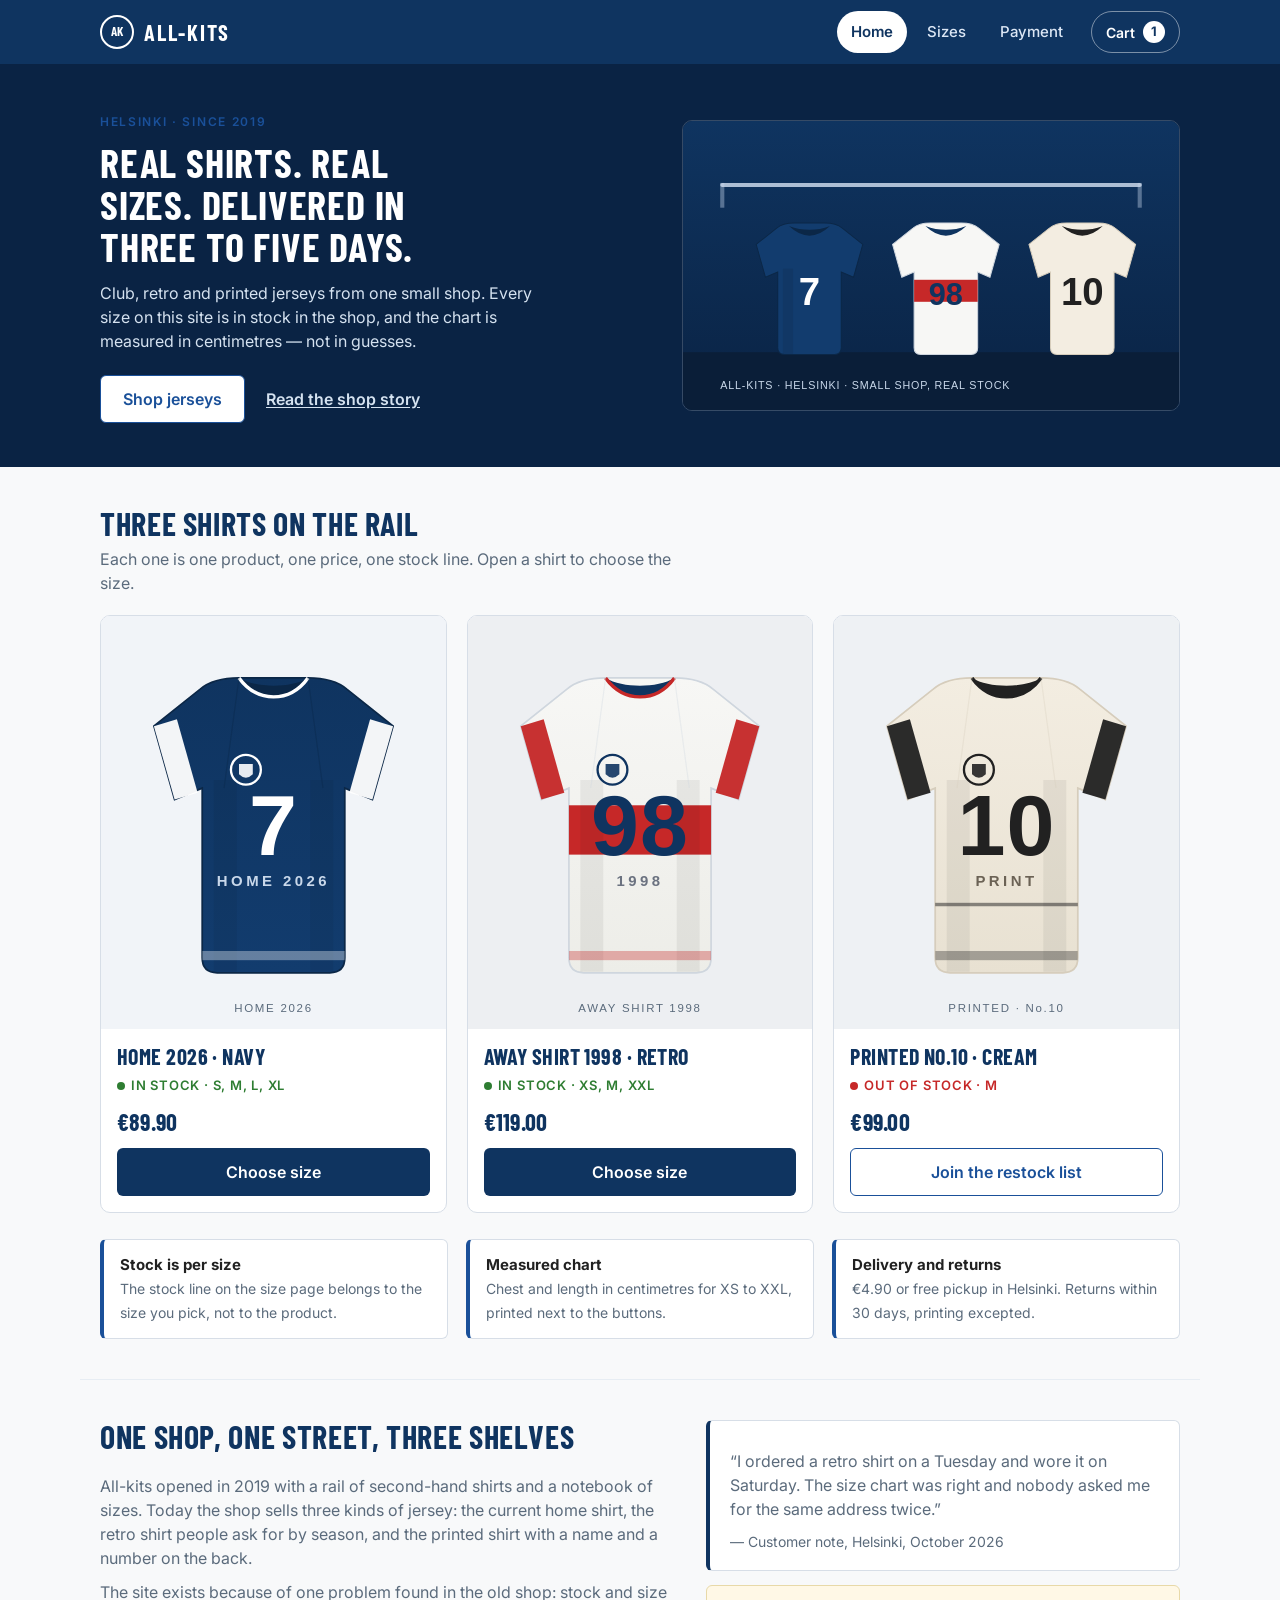
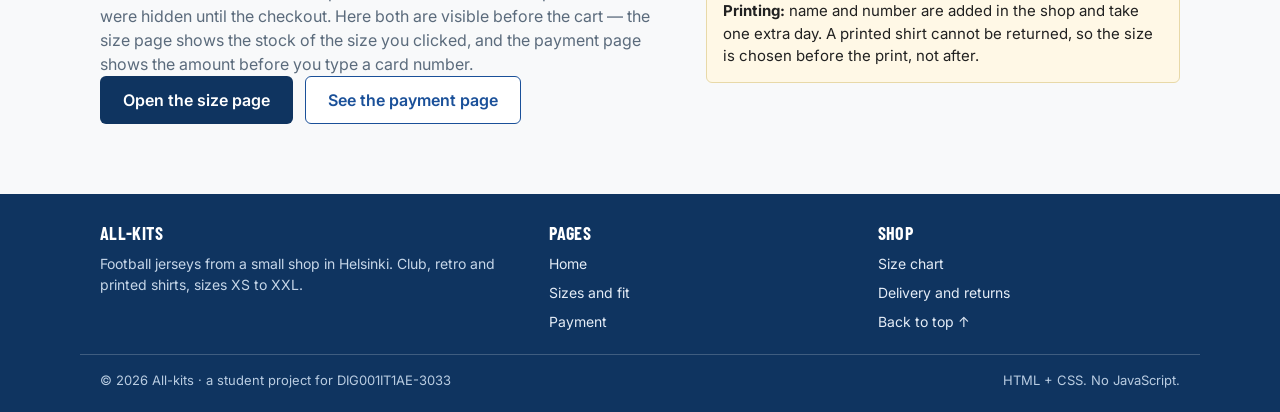
<file: index.html>
<!DOCTYPE html>
<html lang="en">
<head>
  <meta charset="UTF-8">
  <meta name="viewport" content="width=device-width, initial-scale=1.0">
  <meta name="description" content="All-kits is a small Helsinki shop selling club, retro and printed football jerseys. Real stock per size, a size chart in centimetres, delivery in three to five days.">
  <meta name="author" content="Tianze Tang">
  <meta name="theme-color" content="#0F3460">
  <title>All-kits — football jerseys, real stock and real sizes</title>
  <link rel="preconnect" href="https://fonts.googleapis.com">
  <link rel="preconnect" href="https://fonts.gstatic.com" crossorigin>
  <link href="https://fonts.googleapis.com/css2?family=Barlow+Condensed:wght@600;700&family=Inter:wght@400;500;600;700&display=swap" rel="stylesheet">
  <link rel="stylesheet" href="css/style.css">
</head>

<body>
  <a class="skip" href="#main">Skip to content</a>

  <!-- ===== Header: crest, menu, cart — the same on all three pages ===== -->
  <header class="site-header">
    <div class="wrap bar">
      <a class="brand" href="index.html">
        <span class="crest" aria-hidden="true">AK</span>
        All-kits
      </a>

      <!-- The menu button only appears under 768 px: checkbox + label, no script -->
      <input class="menu-toggle" id="menu-toggle" type="checkbox" aria-label="Open the navigation menu">
      <label class="menu-btn" for="menu-toggle"><span aria-hidden="true">☰</span></label>

      <nav class="nav" aria-label="Main navigation">
        <ul>
          <li><a href="index.html" aria-current="page">Home</a></li>
          <li><a href="size.html">Sizes</a></li>
          <li><a href="payment.html">Payment</a></li>
        </ul>
      </nav>

      <a class="cart" href="payment.html" aria-label="Cart, one jersey">
        <span class="cart-label">Cart</span>
        <span class="cart-count">1</span>
      </a>
    </div>
  </header>

  <main id="main">
    <!-- ===== Hero: promise first, then proof ===== -->
    <section class="hero">
      <div class="wrap hero-inner">
        <div>
          <span class="eyebrow">Helsinki · since 2019</span>
          <h1>Real shirts. Real sizes. Delivered in three to five days.</h1>
          <p>
            Club, retro and printed jerseys from one small shop. Every size on this site is in stock
            in the shop, and the chart is measured in centimetres — not in guesses.
          </p>
          <div class="btn-row">
            <a class="btn btn-secondary" href="size.html">Shop jerseys</a>
            <a class="btn btn-quiet" href="#story" style="color:#D5E2F0;">Read the shop story</a>
          </div>
        </div>
        <div class="hero-img">
          <img src="images/shop-rail.svg" alt="Three jerseys hanging on a rail in the shop: a navy home shirt, a white and red retro shirt and a cream printed shirt.">
        </div>
      </div>
    </section>

    <!-- ===== Featured jerseys ===== -->
    <section class="wrap band">
      <div class="section-head">
        <h2>Three shirts on the rail</h2>
        <p>Each one is one product, one price, one stock line. Open a shirt to choose the size.</p>
      </div>

      <div class="cards">
        <article class="card">
          <img src="images/shirt-home.svg" alt="Navy home jersey with white collar and cuffs, the number 7 and the words Home 2026.">
          <div class="card-body">
            <h3>Home 2026 · navy</h3>
            <p class="label label-in">In stock · S, M, L, XL</p>
            <p class="card-price">€89.90</p>
            <a class="btn btn-primary" href="size.html#size">Choose size</a>
          </div>
        </article>

        <article class="card">
          <img src="images/shirt-retro.svg" alt="White retro football shirt with a wide dark red band across the chest and the number 98.">
          <div class="card-body">
            <h3>Away shirt 1998 · retro</h3>
            <p class="label label-in">In stock · XS, M, XXL</p>
            <p class="card-price">€119.00</p>
            <a class="btn btn-primary" href="size.html#size">Choose size</a>
          </div>
        </article>

        <article class="card">
          <img src="images/shirt-print.svg" alt="Cream printed football shirt with a black number 10 and a plain round crest.">
          <div class="card-body">
            <h3>Printed No.10 · cream</h3>
            <p class="label label-out">Out of stock · M</p>
            <p class="card-price">€99.00</p>
            <a class="btn btn-secondary" href="size.html#restock">Join the restock list</a>
          </div>
        </article>
      </div>

      <!-- proof row: what the shop does, not what it promises -->
      <div class="proof">
        <div>
          <strong>Stock is per size</strong>
          <span>The stock line on the size page belongs to the size you pick, not to the product.</span>
        </div>
        <div>
          <strong>Measured chart</strong>
          <span>Chest and length in centimetres for XS to XXL, printed next to the buttons.</span>
        </div>
        <div>
          <strong>Delivery and returns</strong>
          <span>€4.90 or free pickup in Helsinki. Returns within 30 days, printing excepted.</span>
        </div>
      </div>
    </section>

    <!-- ===== Story and quote ===== -->
    <section class="wrap band" id="story">
      <div class="story">
        <div>
          <div class="section-head">
            <h2>One shop, one street, three shelves</h2>
          </div>
          <p>
            All-kits opened in 2019 with a rail of second-hand shirts and a notebook of sizes. Today the
            shop sells three kinds of jersey: the current home shirt, the retro shirt people ask for by
            season, and the printed shirt with a name and a number on the back.
          </p>
          <p>
            The site exists because of one problem found in the old shop: stock and size were hidden
            until the checkout. Here both are visible before the cart — the size page shows the stock of
            the size you clicked, and the payment page shows the amount before you type a card number.
          </p>
          <div class="btn-row">
            <a class="btn btn-primary" href="size.html">Open the size page</a>
            <a class="btn btn-secondary" href="payment.html">See the payment page</a>
          </div>
        </div>

        <div class="stack">
          <blockquote>
            <p>“I ordered a retro shirt on a Tuesday and wore it on Saturday. The size chart was right
              and nobody asked me for the same address twice.”</p>
            <footer>— Customer note, Helsinki, October 2026</footer>
          </blockquote>
          <div class="note">
            <strong>Printing:</strong> name and number are added in the shop and take one extra day.
            A printed shirt cannot be returned, so the size is chosen before the print, not after.
          </div>
        </div>
      </div>
    </section>
  </main>

  <footer class="site-footer">
    <div class="wrap footer-grid">
      <div>
        <h2>All-kits</h2>
        <p>Football jerseys from a small shop in Helsinki. Club, retro and printed shirts, sizes XS to XXL.</p>
      </div>
      <div>
        <h2>Pages</h2>
        <ul>
          <li><a href="index.html">Home</a></li>
          <li><a href="size.html">Sizes and fit</a></li>
          <li><a href="payment.html">Payment</a></li>
        </ul>
      </div>
      <div>
        <h2>Shop</h2>
        <ul>
          <li><a href="size.html#chart">Size chart</a></li>
          <li><a href="payment.html#delivery">Delivery and returns</a></li>
          <li><a href="#main">Back to top ↑</a></li>
        </ul>
      </div>
    </div>
    <div class="wrap footer-bottom">
      <span>© 2026 All-kits · a student project for DIG001IT1AE-3033</span>
      <span>HTML + CSS. No JavaScript.</span>
    </div>
  </footer>
</body>
</html>
</file>
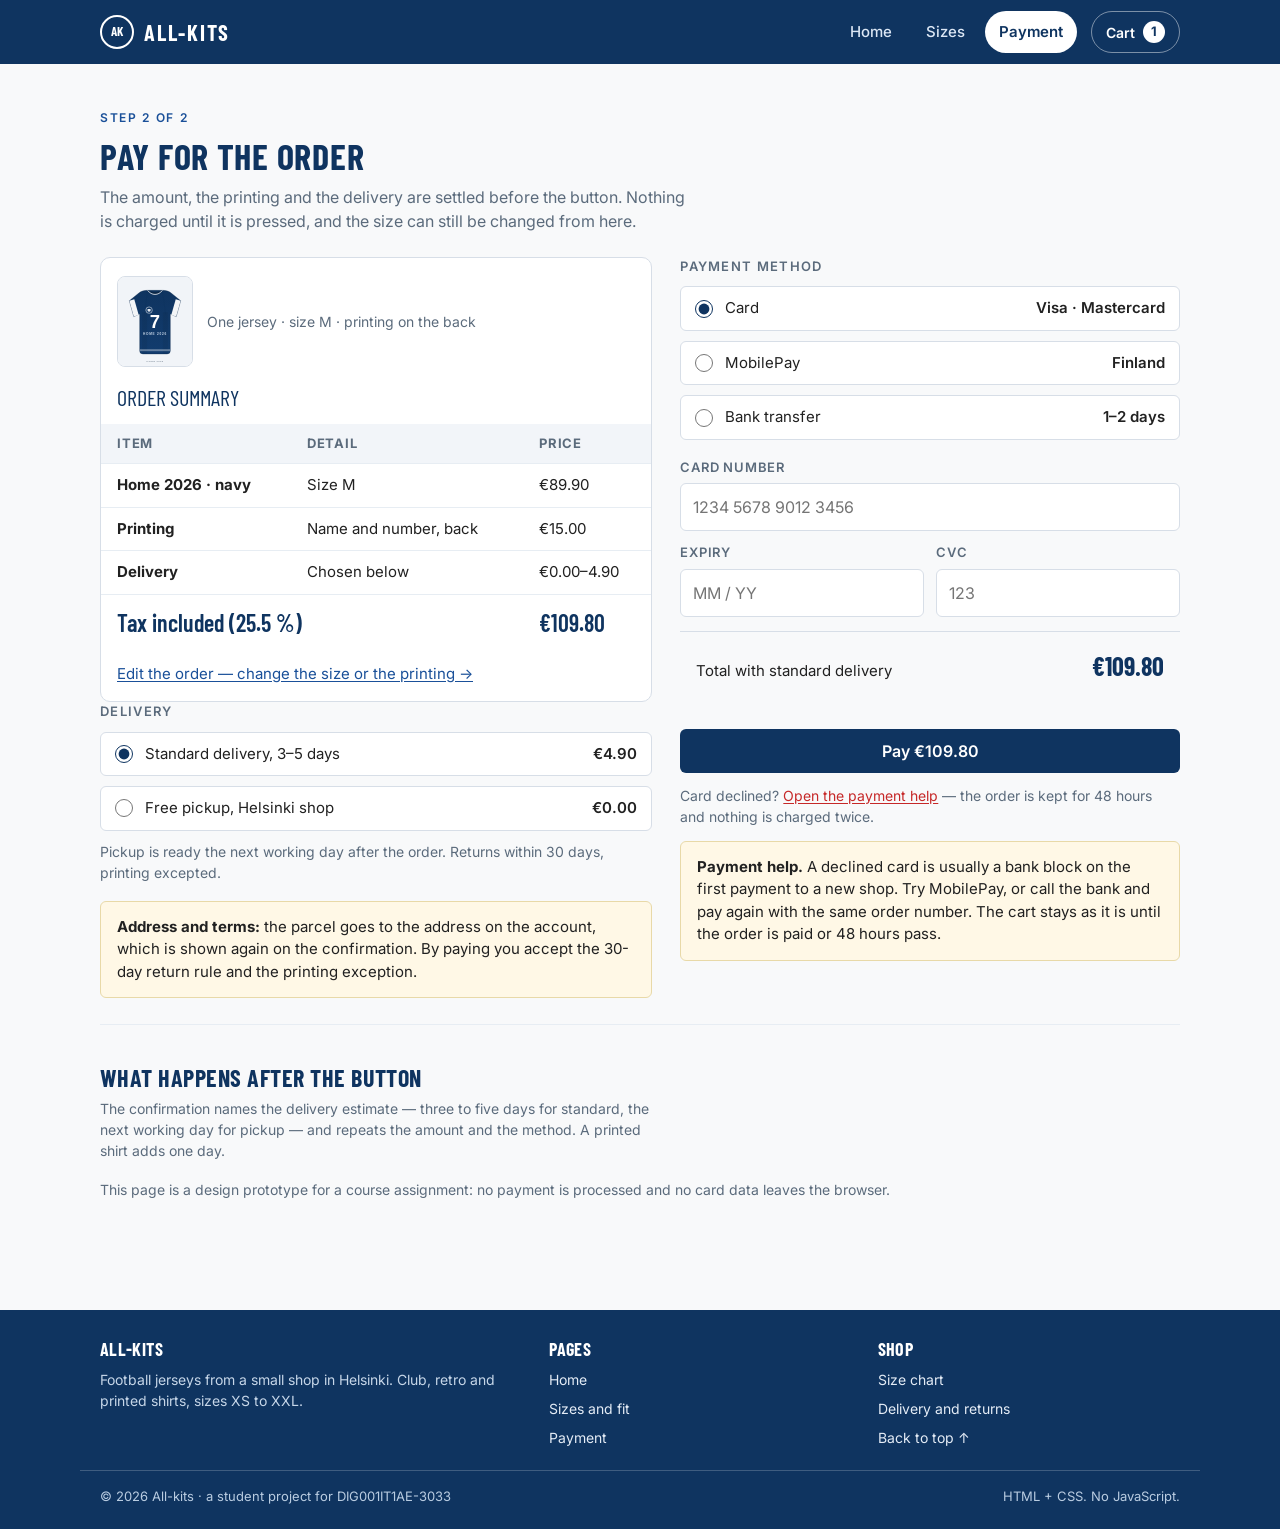
<file: payment.html>
<!DOCTYPE html>
<html lang="en">
<head>
  <meta charset="UTF-8">
  <meta name="viewport" content="width=device-width, initial-scale=1.0">
  <meta name="description" content="Pay for the All-kits order: the summary, the delivery choice, card, MobilePay or bank transfer, and the total on the button before anything is charged.">
  <meta name="author" content="Tianze Tang">
  <meta name="theme-color" content="#0F3460">
  <title>Payment — All-kits</title>
  <link rel="preconnect" href="https://fonts.googleapis.com">
  <link rel="preconnect" href="https://fonts.gstatic.com" crossorigin>
  <link href="https://fonts.googleapis.com/css2?family=Barlow+Condensed:wght@600;700&family=Inter:wght@400;500;600;700&display=swap" rel="stylesheet">
  <link rel="stylesheet" href="css/style.css">
</head>

<body>
  <a class="skip" href="#main">Skip to content</a>

  <header class="site-header">
    <div class="wrap bar">
      <a class="brand" href="index.html">
        <span class="crest" aria-hidden="true">AK</span>
        All-kits
      </a>

      <input class="menu-toggle" id="menu-toggle" type="checkbox" aria-label="Open the navigation menu">
      <label class="menu-btn" for="menu-toggle"><span aria-hidden="true">☰</span></label>

      <nav class="nav" aria-label="Main navigation">
        <ul>
          <li><a href="index.html">Home</a></li>
          <li><a href="size.html">Sizes</a></li>
          <li><a href="payment.html" aria-current="page">Payment</a></li>
        </ul>
      </nav>

      <a class="cart" href="#summary" aria-label="Cart, one jersey">
        <span class="cart-label">Cart</span>
        <span class="cart-count">1</span>
      </a>
    </div>
  </header>

  <main id="main">
    <div class="wrap band">
      <span class="eyebrow">Step 2 of 2</span>
      <h1 style="font-size:clamp(26px,4vw,36px);">Pay for the order</h1>
      <p style="margin-top:10px;color:var(--muted);max-width:60ch;">
        The amount, the printing and the delivery are settled before the button. Nothing is charged
        until it is pressed, and the size can still be changed from here.
      </p>

      <div class="pay paybox" style="margin-top:24px;">
        <!-- ===== Left column: money first ===== -->
        <div class="stack">
          <div class="summary" id="summary">
            <div style="display:flex;gap:14px;align-items:center;padding:14px 16px 0;">
              <img src="images/shirt-home.svg" alt="Home 2026 jersey in navy, size M, printed with a name and a number on the back." style="width:76px;height:auto;border:1px solid var(--line);border-radius:8px;">
              <p style="margin:0;font-size:14px;color:var(--muted);">One jersey · size M · printing on the back</p>
            </div>
            <table>
              <caption>Order summary</caption>
              <thead>
                <tr>
                  <th scope="col">Item</th>
                  <th scope="col">Detail</th>
                  <th scope="col">Price</th>
                </tr>
              </thead>
              <tbody>
                <tr>
                  <th scope="row">Home 2026 · navy</th>
                  <td>Size M</td>
                  <td>€89.90</td>
                </tr>
                <tr>
                  <th scope="row">Printing</th>
                  <td>Name and number, back</td>
                  <td>€15.00</td>
                </tr>
                <tr>
                  <th scope="row">Delivery</th>
                  <td>Chosen below</td>
                  <td>€0.00–4.90</td>
                </tr>
              </tbody>
              <tfoot>
                <tr>
                  <td colspan="2">Tax included (25.5 %)</td>
                  <td>€109.80</td>
                </tr>
              </tfoot>
            </table>
            <p class="edit"><a href="size.html">Edit the order — change the size or the printing →</a></p>
          </div>

          <!-- delivery: choice changes the total, so it comes before the payment method -->
          <fieldset class="fieldset" id="delivery">
            <legend>Delivery</legend>
            <div class="method-list">
              <label class="method" for="delivery-std">
                <input id="delivery-std" name="delivery" type="radio" value="standard" checked>
                <span>Standard delivery, 3–5 days</span>
                <span class="price">€4.90</span>
              </label>
              <label class="method" for="delivery-pickup">
                <input id="delivery-pickup" name="delivery" type="radio" value="pickup">
                <span>Free pickup, Helsinki shop</span>
                <span class="price">€0.00</span>
              </label>
            </div>
            <p class="hint" style="margin-top:10px;">
              Pickup is ready the next working day after the order. Returns within 30 days, printing excepted.
            </p>
          </fieldset>

          <div class="note">
            <strong>Address and terms:</strong> the parcel goes to the address on the account, which is
            shown again on the confirmation. By paying you accept the 30-day return rule and the printing
            exception.
          </div>
        </div>

        <!-- ===== Right column: method, fields, button ===== -->
        <div class="stack">
          <fieldset class="fieldset">
            <legend>Payment method</legend>
            <div class="method-list">
              <label class="method" for="pay-card">
                <input id="pay-card" name="pay" type="radio" value="card" checked>
                <span>Card</span>
                <span class="price">Visa · Mastercard</span>
              </label>
              <label class="method" for="pay-mobilepay">
                <input id="pay-mobilepay" name="pay" type="radio" value="mobilepay">
                <span>MobilePay</span>
                <span class="price">Finland</span>
              </label>
              <label class="method" for="pay-bank">
                <input id="pay-bank" name="pay" type="radio" value="bank">
                <span>Bank transfer</span>
                <span class="price">1–2 days</span>
              </label>
            </div>
          </fieldset>

          <!-- card fields appear only when the card method is chosen -->
          <div class="card-fields" aria-live="off">
            <div class="field full">
              <label for="card-number">Card number</label>
              <input id="card-number" name="card-number" type="text" inputmode="numeric" placeholder="1234 5678 9012 3456" autocomplete="cc-number">
            </div>
            <div class="field">
              <label for="card-exp">Expiry</label>
              <input id="card-exp" name="card-exp" type="text" placeholder="MM / YY" autocomplete="cc-exp">
            </div>
            <div class="field">
              <label for="card-cvc">CVC</label>
              <input id="card-cvc" name="card-cvc" type="text" inputmode="numeric" placeholder="123" autocomplete="cc-csc">
            </div>
          </div>

          <div class="total total-std">
            <span>Total with standard delivery</span>
            <b>€109.80</b>
          </div>
          <div class="total total-pickup">
            <span>Total with free pickup</span>
            <b>€104.90</b>
          </div>

          <form action="#thanks" method="get">
            <button class="btn btn-primary pay-button" type="submit">
              <span class="pay-std">Pay €109.80</span><span class="pay-pick">Pay €104.90</span>
            </button>
          </form>

          <p class="pay-note">
            Card declined? <a href="#help">Open the payment help</a> — the order is kept for 48 hours and
            nothing is charged twice.
          </p>

          <div class="note" id="help">
            <strong>Payment help.</strong> A declined card is usually a bank block on the first payment to
            a new shop. Try MobilePay, or call the bank and pay again with the same order number. The cart
            stays as it is until the order is paid or 48 hours pass.
          </div>
        </div>
      </div>

      <!-- confirmation text shown when the pay button carries the visitor to #thanks -->
      <div class="band" id="thanks" style="border-top:1px solid var(--line-soft);margin-top:26px;">
        <h2 style="font-size:24px;">What happens after the button</h2>
        <p class="hint" style="margin-top:8px;max-width:62ch;">
          The confirmation names the delivery estimate — three to five days for standard, the next working
          day for pickup — and repeats the amount and the method. A printed shirt adds one day.
        </p>
        <p class="terms">
          This page is a design prototype for a course assignment: no payment is processed and no card
          data leaves the browser.
        </p>
      </div>
    </div>
  </main>

  <footer class="site-footer">
    <div class="wrap footer-grid">
      <div>
        <h2>All-kits</h2>
        <p>Football jerseys from a small shop in Helsinki. Club, retro and printed shirts, sizes XS to XXL.</p>
      </div>
      <div>
        <h2>Pages</h2>
        <ul>
          <li><a href="index.html">Home</a></li>
          <li><a href="size.html">Sizes and fit</a></li>
          <li><a href="payment.html">Payment</a></li>
        </ul>
      </div>
      <div>
        <h2>Shop</h2>
        <ul>
          <li><a href="size.html#chart">Size chart</a></li>
          <li><a href="payment.html#delivery">Delivery and returns</a></li>
          <li><a href="#main">Back to top ↑</a></li>
        </ul>
      </div>
    </div>
    <div class="wrap footer-bottom">
      <span>© 2026 All-kits · a student project for DIG001IT1AE-3033</span>
      <span>HTML + CSS. No JavaScript.</span>
    </div>
  </footer>
</body>
</html>
</file>
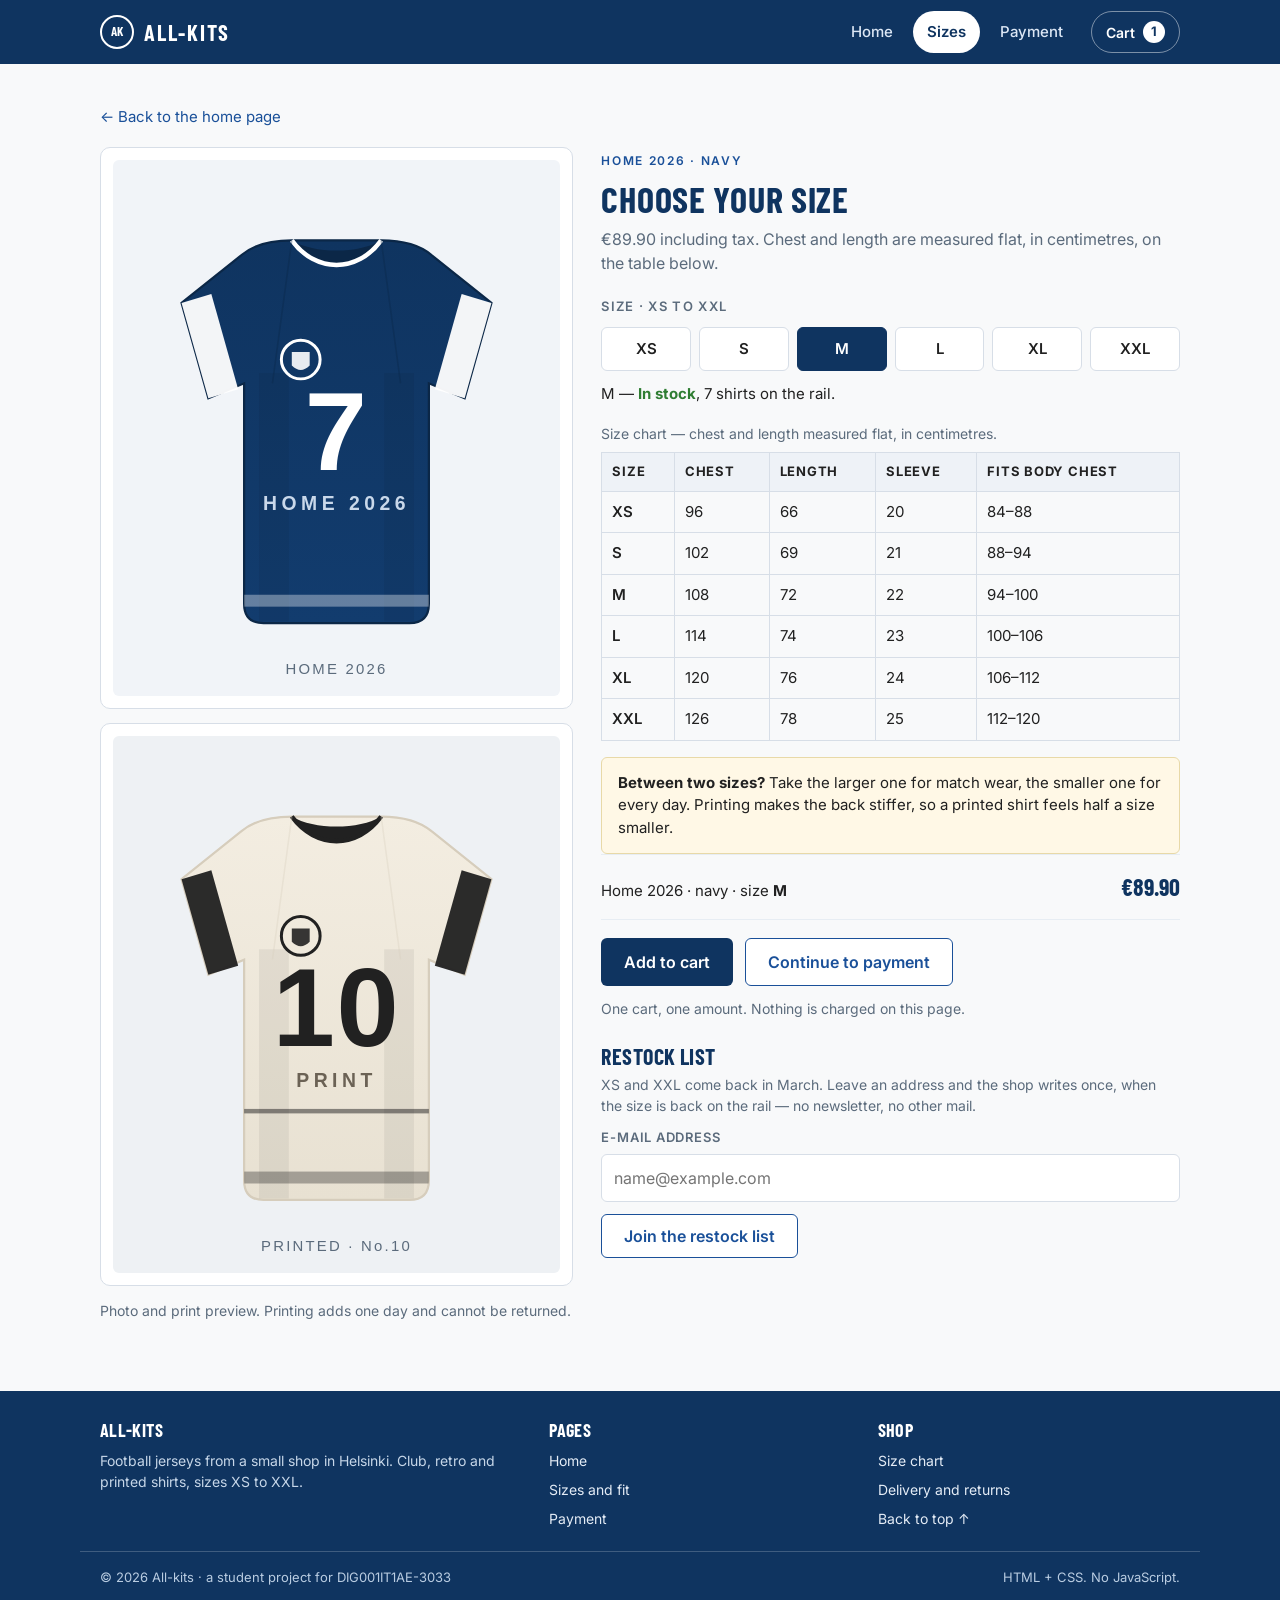
<file: size.html>
<!DOCTYPE html>
<html lang="en">
<head>
  <meta charset="UTF-8">
  <meta name="viewport" content="width=device-width, initial-scale=1.0">
  <meta name="description" content="Choose the size of the All-kits Home 2026 jersey: stock for every size, a chest and length chart in centimetres, and a note about sizing between two sizes.">
  <meta name="author" content="Tianze Tang">
  <meta name="theme-color" content="#0F3460">
  <title>Size and fit — All-kits</title>
  <link rel="preconnect" href="https://fonts.googleapis.com">
  <link rel="preconnect" href="https://fonts.gstatic.com" crossorigin>
  <link href="https://fonts.googleapis.com/css2?family=Barlow+Condensed:wght@600;700&family=Inter:wght@400;500;600;700&display=swap" rel="stylesheet">
  <link rel="stylesheet" href="css/style.css">
</head>

<body>
  <a class="skip" href="#main">Skip to content</a>

  <header class="site-header">
    <div class="wrap bar">
      <a class="brand" href="index.html">
        <span class="crest" aria-hidden="true">AK</span>
        All-kits
      </a>

      <input class="menu-toggle" id="menu-toggle" type="checkbox" aria-label="Open the navigation menu">
      <label class="menu-btn" for="menu-toggle"><span aria-hidden="true">☰</span></label>

      <nav class="nav" aria-label="Main navigation">
        <ul>
          <li><a href="index.html">Home</a></li>
          <li><a href="size.html" aria-current="page">Sizes</a></li>
          <li><a href="payment.html">Payment</a></li>
        </ul>
      </nav>

      <a class="cart" href="payment.html" aria-label="Cart, one jersey">
        <span class="cart-label">Cart</span>
        <span class="cart-count">1</span>
      </a>
    </div>
  </header>

  <main id="main">
    <div class="wrap band">
      <a class="back" href="index.html">← Back to the home page</a>

      <div class="product">
        <!-- left column: the shirt and the print preview -->
        <div class="stack">
          <div class="product-photo">
            <img src="images/shirt-home.svg" alt="Navy Home 2026 jersey with white collar and cuffs and the number 7 printed on the front.">
          </div>
          <div class="product-photo">
            <img src="images/shirt-print.svg" alt="The same shirt printed with a name and the number 10 on the back, shown as a cream preview.">
          </div>
          <p class="hint">Photo and print preview. Printing adds one day and cannot be returned.</p>
        </div>

        <!-- right column: the whole decision -->
        <div id="size">
          <span class="eyebrow">Home 2026 · navy</span>
          <h1 style="font-size:clamp(26px,4vw,36px);">Choose your size</h1>
          <p style="margin-top:10px;color:var(--muted);">
            €89.90 including tax. Chest and length are measured flat, in centimetres, on the table below.
          </p>

          <!-- six size chips: radio inputs and labels, so the choice works without a script -->
          <form action="payment.html" method="get" style="margin-top:22px;">
            <fieldset class="fieldset picker">
              <legend>Size · XS to XXL</legend>
              <div class="sizes">
                <input id="size-xs" name="size" type="radio" value="XS">
                <label for="size-xs">XS</label>

                <input id="size-s" name="size" type="radio" value="S">
                <label for="size-s">S</label>

                <input id="size-m" name="size" type="radio" value="M" checked>
                <label for="size-m">M</label>

                <input id="size-l" name="size" type="radio" value="L">
                <label for="size-l">L</label>

                <input id="size-xl" name="size" type="radio" value="XL">
                <label for="size-xl">XL</label>

                <input id="size-xxl" name="size" type="radio" value="XXL">
                <label for="size-xxl">XXL</label>
              </div>

              <p class="stock-line stock-xs">XS — <strong class="label-out">Out of stock</strong>, restock expected in March.</p>
              <p class="stock-line stock-s">S — <strong class="label-in">In stock</strong>, 4 shirts on the rail.</p>
              <p class="stock-line is-default stock-m">M — <strong class="label-in">In stock</strong>, 7 shirts on the rail.</p>
              <p class="stock-line stock-l">L — <strong class="label-in">In stock</strong>, 3 shirts on the rail.</p>
              <p class="stock-line stock-xl">XL — <strong class="label-in">In stock</strong>, 2 shirts on the rail.</p>
              <p class="stock-line stock-xxl">XXL — <strong class="label-out">Out of stock</strong>, join the restock list below.</p>
            </fieldset>

            <!-- size chart: a real table with header cells -->
            <div class="table-wrap" id="chart" style="overflow-x:auto;">
              <table class="chart">
                <caption>Size chart — chest and length measured flat, in centimetres.</caption>
                <thead>
                  <tr>
                    <th scope="col">Size</th>
                    <th scope="col">Chest</th>
                    <th scope="col">Length</th>
                    <th scope="col">Sleeve</th>
                    <th scope="col">Fits body chest</th>
                  </tr>
                </thead>
                <tbody>
                  <tr><th scope="row">XS</th><td>96</td><td>66</td><td>20</td><td>84–88</td></tr>
                  <tr><th scope="row">S</th><td>102</td><td>69</td><td>21</td><td>88–94</td></tr>
                  <tr><th scope="row">M</th><td>108</td><td>72</td><td>22</td><td>94–100</td></tr>
                  <tr><th scope="row">L</th><td>114</td><td>74</td><td>23</td><td>100–106</td></tr>
                  <tr><th scope="row">XL</th><td>120</td><td>76</td><td>24</td><td>106–112</td></tr>
                  <tr><th scope="row">XXL</th><td>126</td><td>78</td><td>25</td><td>112–120</td></tr>
                </tbody>
              </table>
            </div>

            <!-- fit note sits directly above the button that commits the choice -->
            <div class="note" style="margin-top:16px;">
              <strong>Between two sizes?</strong> Take the larger one for match wear, the smaller one for
              every day. Printing makes the back stiffer, so a printed shirt feels half a size smaller.
            </div>

            <div class="cart-line">
              <span>Home 2026 · navy · size <strong>M</strong></span>
              <span class="sum">€89.90</span>
            </div>

            <div class="btn-row" style="margin-top:18px;">
              <button class="btn btn-primary" type="submit">Add to cart</button>
              <a class="btn btn-secondary" href="payment.html">Continue to payment</a>
            </div>
            <p class="pay-note">One cart, one amount. Nothing is charged on this page.</p>
          </form>

          <!-- restock list for the sizes that are out of stock -->
          <div id="restock" style="margin-top:26px;">
            <h2 style="font-size:22px;">Restock list</h2>
            <p class="hint" style="margin-top:6px;">
              XS and XXL come back in March. Leave an address and the shop writes once, when the size is
              back on the rail — no newsletter, no other mail.
            </p>
            <form action="mailto:shop@all-kits.example" method="post" enctype="text/plain" style="margin-top:12px;">
              <div class="field">
                <label for="restock-email">E-mail address</label>
                <input id="restock-email" name="email" type="email" placeholder="name@example.com">
              </div>
              <div class="btn-row" style="margin-top:12px;">
                <button class="btn btn-secondary" type="submit">Join the restock list</button>
              </div>
            </form>
          </div>
        </div>
      </div>
    </div>
  </main>

  <footer class="site-footer">
    <div class="wrap footer-grid">
      <div>
        <h2>All-kits</h2>
        <p>Football jerseys from a small shop in Helsinki. Club, retro and printed shirts, sizes XS to XXL.</p>
      </div>
      <div>
        <h2>Pages</h2>
        <ul>
          <li><a href="index.html">Home</a></li>
          <li><a href="size.html">Sizes and fit</a></li>
          <li><a href="payment.html">Payment</a></li>
        </ul>
      </div>
      <div>
        <h2>Shop</h2>
        <ul>
          <li><a href="size.html#chart">Size chart</a></li>
          <li><a href="payment.html#delivery">Delivery and returns</a></li>
          <li><a href="#main">Back to top ↑</a></li>
        </ul>
      </div>
    </div>
    <div class="wrap footer-bottom">
      <span>© 2026 All-kits · a student project for DIG001IT1AE-3033</span>
      <span>HTML + CSS. No JavaScript.</span>
    </div>
  </footer>
</body>
</html>
</file>
<file: css/style.css>
/* ============================================================
   All-kits - stylesheet
   Author: Tianze Tang
   Course: Introduction to Digital Services, DIG001IT1AE-3033
   Built from my own web site plan (All-kits, 3-page shop)

   Contents
   1.  Colour and type variables
   2.  Reset
   3.  Layout
   4.  Header, navigation, cart
   5.  Buttons and links
   6.  Home: hero, product cards, proof row, story, quote
   7.  Size page: picker, stock line, chart, note
   8.  Payment page: summary, delivery, methods, fields
   9.  Footer
   10. Responsive
   11. Reduced motion and print
   ============================================================ */

/* ---------- 1. Colour and type variables ----------
   Five colour roles from the plan, each with one job. */
:root {
  --primary: #0F3460;
  --primary-dark: #0A2344;
  --secondary: #1A5099;
  --accent: #C62828;
  --state: #2E7D32;
  --bg: #F8F9FA;
  --surface: #FFFFFF;
  --text: #212121;
  --muted: #5B6B7C;
  --line: #D7DEE7;
  --line-soft: #E7EDF3;

  --font-body: "Inter", "Segoe UI", system-ui, -apple-system, Arial, sans-serif;
  --font-head: "Barlow Condensed", "Arial Narrow", Impact, sans-serif;

  --radius: 10px;
  --radius-sm: 6px;
  --wrap: 1120px;
  --shadow: 0 1px 2px rgba(15, 52, 96, .08), 0 8px 24px -18px rgba(15, 52, 96, .35);
}

/* ---------- 2. Reset ---------- */
*,
*::before,
*::after { box-sizing: border-box; }

* { margin: 0; }

html {
  scroll-behavior: smooth;
  scroll-padding-top: 96px;
  -webkit-text-size-adjust: 100%;
}

body {
  font-family: var(--font-body);
  font-size: 16px;              /* one body size on every screen */
  line-height: 1.5;
  color: var(--text);
  background: var(--bg);
  min-height: 100vh;
  display: flex;
  flex-direction: column;
}

img { display: block; max-width: 100%; height: auto; }

a { color: var(--secondary); text-underline-offset: 2px; }
a:hover { color: var(--primary); }

h1, h2, h3, h4 {
  font-family: var(--font-head);
  font-weight: 700;
  text-transform: uppercase;
  letter-spacing: .02em;
  line-height: 1.05;
  color: var(--primary);
}

:focus-visible {
  outline: 2px solid var(--accent);
  outline-offset: 2px;
}

.skip {
  position: absolute;
  left: -9999px;
}
.skip:focus {
  left: 12px;
  top: 10px;
  z-index: 99;
  padding: 10px 16px;
  background: var(--primary);
  color: #fff;
  font-weight: 600;
  border-radius: var(--radius-sm);
}

/* ---------- 3. Layout ---------- */
.wrap {
  width: 100%;
  max-width: var(--wrap);
  margin-inline: auto;
  padding-inline: 20px;
}

main { flex: 1 0 auto; }

.band { padding-block: 40px; }
.band--tight { padding-block: 28px; }
.band + .band { border-top: 1px solid var(--line-soft); }

.section-head { margin-bottom: 20px; max-width: 60ch; }
.section-head h2 { font-size: clamp(22px, 3vw, 32px); }
.section-head p { color: var(--muted); margin-top: 6px; }

.eyebrow {
  display: inline-block;
  font-size: 12px;
  letter-spacing: .14em;
  text-transform: uppercase;
  color: var(--secondary);
  font-weight: 600;
  margin-bottom: 10px;
}

.hint { font-size: 14px; color: var(--muted); }
.stack > * + * { margin-top: 14px; }

/* ---------- 4. Header, navigation, cart ---------- */
.site-header {
  background: var(--primary);
  color: #fff;
}

.bar {
  display: flex;
  align-items: center;
  gap: 14px;
  min-height: 64px;
  padding-block: 8px;
}

.brand {
  display: inline-flex;
  align-items: center;
  gap: 10px;
  margin-right: auto;
  text-decoration: none;
  color: #fff;
  font-family: var(--font-head);
  font-size: 22px;
  font-weight: 700;
  letter-spacing: .08em;
  text-transform: uppercase;
}

.crest {
  width: 34px;
  height: 34px;
  flex: 0 0 auto;
  border: 2px solid #fff;
  border-radius: 50%;
  display: grid;
  place-items: center;
  font-size: 13px;
  font-weight: 700;
  letter-spacing: 0;
}

/* the menu button only exists under 768 px, see section 10 */
.menu-toggle { display: none; }
.menu-btn {
  display: none;
  width: 44px;
  height: 44px;
  border: 1px solid rgba(255, 255, 255, .45);
  border-radius: var(--radius-sm);
  color: #fff;
  background: transparent;
  font-size: 20px;
  line-height: 1;
  cursor: pointer;
  place-items: center;
}

.nav ul {
  display: flex;
  gap: 6px;
  list-style: none;
  padding: 0;
  margin: 0;
}

.nav a {
  display: block;
  padding: 10px 14px;
  border-radius: 999px;
  color: #DCE7F5;
  text-decoration: none;
  font-size: 15px;
  font-weight: 500;
}

.nav a:hover,
.nav a:focus-visible { background: rgba(255, 255, 255, .12); color: #fff; }

/* current page: filled state, plus the word in the link itself */
.nav a[aria-current="page"] {
  background: #fff;
  color: var(--primary);
  font-weight: 600;
}

.cart {
  display: inline-flex;
  align-items: center;
  gap: 8px;
  padding: 9px 14px;
  border: 1px solid rgba(255, 255, 255, .45);
  border-radius: 999px;
  color: #fff;
  text-decoration: none;
  font-size: 14px;
  font-weight: 600;
  white-space: nowrap;
}

.cart:hover { background: rgba(255, 255, 255, .12); color: #fff; }

.cart-count {
  display: inline-grid;
  place-items: center;
  min-width: 22px;
  height: 22px;
  padding-inline: 6px;
  border-radius: 999px;
  background: #fff;
  color: var(--primary);
  font-size: 13px;
  font-weight: 700;
}

/* ---------- 5. Buttons ---------- */
.btn {
  display: inline-flex;
  align-items: center;
  justify-content: center;
  gap: 8px;
  min-height: 44px;
  padding: 11px 22px;
  border: 1px solid transparent;
  border-radius: var(--radius-sm);
  font-family: var(--font-body);
  font-size: 16px;
  font-weight: 600;
  text-decoration: none;
  cursor: pointer;
  transition: background-color .18s, color .18s, border-color .18s;
}

.btn-primary {
  background: var(--primary);
  color: #fff;
}
.btn-primary:hover,
.btn-primary:focus-visible { background: var(--primary-dark); color: #fff; }

.btn-secondary {
  background: #fff;
  color: var(--secondary);
  border-color: var(--secondary);
}
.btn-secondary:hover,
.btn-secondary:focus-visible { background: #EEF4FB; color: var(--primary); border-color: var(--primary); }

.btn-quiet {
  background: transparent;
  color: var(--secondary);
  border-color: transparent;
  padding-inline: 8px;
  text-decoration: underline;
}

.btn-row { display: flex; flex-wrap: wrap; gap: 12px; }

/* ---------- 6. Home ---------- */
.hero {
  background: var(--primary-dark);
  color: #fff;
}

.hero-inner {
  display: grid;
  grid-template-columns: 1.05fr .95fr;
  gap: 32px;
  align-items: center;
  padding-block: 44px;
}

.hero h1 {
  color: #fff;
  font-size: clamp(28px, 5vw, 40px);
  max-width: 18ch;
}

.hero p {
  color: #D5E2F0;
  margin-top: 14px;
  max-width: 46ch;
}

.hero .btn-row { margin-top: 22px; }

.hero-img {
  border-radius: var(--radius);
  overflow: hidden;
  border: 1px solid rgba(255, 255, 255, .18);
}

.hero-img img { width: 100%; }

.cards {
  display: grid;
  grid-template-columns: repeat(3, minmax(0, 1fr));
  gap: 20px;
}

.card {
  background: var(--surface);
  border: 1px solid var(--line);
  border-radius: var(--radius);
  overflow: hidden;
  display: flex;
  flex-direction: column;
  transition: box-shadow .18s, border-color .18s;
}

.card:hover,
.card:focus-within { border-color: var(--secondary); box-shadow: var(--shadow); }

.card img { width: 100%; background: #F1F4F8; }

.card-body { padding: 16px; display: flex; flex-direction: column; gap: 8px; flex: 1; }
.card-body h3 { font-size: 22px; }
.card-price {
  font-family: var(--font-head);
  font-size: 24px;
  font-weight: 700;
  color: var(--primary);
  letter-spacing: .01em;
}

.card-body .btn { margin-top: auto; width: 100%; }

/* stock labels: colour never travels alone */
.label {
  display: inline-flex;
  align-items: center;
  gap: 6px;
  font-size: 13px;
  font-weight: 600;
  text-transform: uppercase;
  letter-spacing: .06em;
}
.label-in { color: var(--state); }
.label-out { color: var(--accent); }
.label-in::before,
.label-out::before {
  content: "";
  width: 8px;
  height: 8px;
  border-radius: 50%;
  background: currentColor;
}

.proof {
  display: grid;
  grid-template-columns: repeat(3, minmax(0, 1fr));
  gap: 18px;
  margin-top: 26px;
}

.proof div {
  background: var(--surface);
  border: 1px solid var(--line);
  border-left: 4px solid var(--secondary);
  border-radius: var(--radius-sm);
  padding: 14px 16px;
}

.proof strong { display: block; font-size: 15px; }
.proof span { color: var(--muted); font-size: 14px; }

.story { display: grid; grid-template-columns: 1.1fr .9fr; gap: 26px; align-items: start; }
.story p { color: var(--muted); margin-top: 10px; }

blockquote {
  background: var(--surface);
  border: 1px solid var(--line);
  border-left: 4px solid var(--primary);
  border-radius: var(--radius-sm);
  padding: 18px 20px;
  font-size: 16px;
}
blockquote p { color: var(--text); }
blockquote footer { margin-top: 10px; font-size: 14px; color: var(--muted); }

/* ---------- 7. Size page ---------- */
.product {
  display: grid;
  grid-template-columns: .9fr 1.1fr;
  gap: 28px;
  align-items: start;
}

.product-photo {
  background: var(--surface);
  border: 1px solid var(--line);
  border-radius: var(--radius);
  padding: 12px;
}

.product-photo img { border-radius: var(--radius-sm); }

.back {
  display: inline-flex;
  gap: 8px;
  font-size: 15px;
  text-decoration: none;
  margin-bottom: 18px;
}

.fieldset { border: 0; padding: 0; margin: 0 0 18px; }
.fieldset legend {
  font-size: 13px;
  letter-spacing: .1em;
  text-transform: uppercase;
  color: var(--muted);
  font-weight: 600;
  margin-bottom: 10px;
  padding: 0;
}

/* six size chips: 44 px tall, radio + label, no script */
.sizes {
  display: grid;
  grid-template-columns: repeat(6, minmax(0, 1fr));
  gap: 8px;
}

.sizes input {
  position: absolute;
  opacity: 0;
  width: 1px;
  height: 1px;
}

.sizes label {
  display: grid;
  place-items: center;
  min-height: 44px;
  border: 1px solid var(--line);
  border-radius: var(--radius-sm);
  background: var(--surface);
  font-weight: 600;
  font-size: 15px;
  cursor: pointer;
  transition: background-color .15s, border-color .15s, color .15s;
}

.sizes label:hover { border-color: var(--secondary); }

.sizes input:checked + label {
  background: var(--primary);
  border-color: var(--primary);
  color: #fff;
}

.sizes input:focus-visible + label {
  outline: 2px solid var(--accent);
  outline-offset: 2px;
}

/* stock line: one per size, shown with :has() when its radio is checked */
.stock-line {
  display: none;
  margin-top: 12px;
  font-size: 15px;
}

.stock-line.is-default { display: block; }
.stock-line .label-in::before, .stock-line .label-out::before { display: none; }

.menu-btn span { font-size: 20px; line-height: 1; }
.picker:has(input:checked) .stock-line.is-default { display: none; }
.picker:has(#size-xs:checked) .stock-xs,
.picker:has(#size-s:checked)  .stock-s,
.picker:has(#size-m:checked)  .stock-m,
.picker:has(#size-l:checked)  .stock-l,
.picker:has(#size-xl:checked) .stock-xl,
.picker:has(#size-xxl:checked) .stock-xxl { display: block; }

.chart { width: 100%; border-collapse: collapse; font-size: 15px; }
.chart caption {
  caption-side: top;
  text-align: left;
  font-size: 14px;
  color: var(--muted);
  padding-bottom: 8px;
}
.chart th,
.chart td {
  border: 1px solid var(--line);
  padding: 9px 10px;
  text-align: left;
}
.chart thead th { background: #EEF2F7; font-size: 13px; letter-spacing: .06em; text-transform: uppercase; }
.chart tbody th { font-weight: 600; }

.note {
  background: #FFF8E6;
  border: 1px solid #E8D9A8;
  border-radius: var(--radius-sm);
  padding: 14px 16px;
  font-size: 15px;
}

.cart-line {
  display: flex;
  align-items: baseline;
  gap: 10px;
  padding: 14px 0;
  border-top: 1px solid var(--line-soft);
  border-bottom: 1px solid var(--line-soft);
  font-size: 15px;
}

.cart-line .sum {
  margin-left: auto;
  font-family: var(--font-head);
  font-size: 24px;
  font-weight: 700;
  color: var(--primary);
}

/* ---------- 8. Payment page ---------- */
.pay {
  display: grid;
  grid-template-columns: 1.05fr .95fr;
  gap: 28px;
  align-items: start;
}

.summary { background: var(--surface); border: 1px solid var(--line); border-radius: var(--radius); padding: 4px 0; }

.summary table { width: 100%; border-collapse: collapse; font-size: 15px; }
.summary caption {
  caption-side: top;
  text-align: left;
  padding: 14px 16px 10px;
  font-family: var(--font-head);
  font-size: 22px;
  text-transform: uppercase;
  color: var(--primary);
}
.summary th,
.summary td { padding: 10px 16px; text-align: left; border-top: 1px solid var(--line-soft); }
.summary thead th {
  font-size: 13px;
  letter-spacing: .06em;
  text-transform: uppercase;
  color: var(--muted);
  background: #F2F5F9;
  border-top: 0;
}
.summary tfoot td { font-weight: 600; }
.summary tfoot tr:last-child td {
  font-family: var(--font-head);
  font-size: 24px;
  color: var(--primary);
}

.edit { padding: 12px 16px; font-size: 15px; }

.method-list { display: grid; gap: 10px; }

.method {
  display: flex;
  align-items: center;
  gap: 12px;
  min-height: 44px;
  padding: 10px 14px;
  border: 1px solid var(--line);
  border-radius: var(--radius-sm);
  background: var(--surface);
  cursor: pointer;
  font-size: 15px;
}

.method input { width: 18px; height: 18px; accent-color: var(--primary); }
.method .price { margin-left: auto; font-weight: 600; }

.paybox:has(#delivery-std:checked) .total-std,
.paybox:has(#delivery-pickup:checked) .total-pickup { display: flex; }
.paybox:has(#pay-card:checked) .card-fields { display: grid; }

.total {
  display: none;
  align-items: baseline;
  justify-content: space-between;
  gap: 12px;
  padding: 14px 16px;
  border-top: 1px solid var(--line);
  font-size: 15px;
}
.total b {
  font-family: var(--font-head);
  font-size: 26px;
  color: var(--primary);
}

.card-fields {
  display: none;
  gap: 12px;
  grid-template-columns: 1fr 1fr;
  margin-top: 14px;
}

.field { display: grid; gap: 6px; }
.field.full { grid-column: 1 / -1; }
.field label { font-size: 13px; letter-spacing: .06em; text-transform: uppercase; color: var(--muted); font-weight: 600; }

input[type="text"],
input[type="email"],
textarea,
select {
  font: inherit;
  font-size: 16px;              /* 16 px stops iOS from zooming the field */
  color: var(--text);
  background: var(--surface);
  border: 1px solid var(--line);
  border-radius: var(--radius-sm);
  padding: 11px 12px;
  width: 100%;
}

input:focus,
textarea:focus,
select:focus { border-color: var(--secondary); outline: 2px solid #BBD2EE; outline-offset: 1px; }

.pay-button { width: 100%; margin-top: 16px; }

.pay-note { font-size: 14px; color: var(--muted); margin-top: 12px; }
.pay-note a { color: var(--accent); }

.terms { font-size: 14px; color: var(--muted); margin-top: 18px; }

/* ---------- 9. Footer ---------- */
.site-footer {
  background: var(--primary);
  color: #E4ECF6;
  padding-block: 30px 22px;
  margin-top: 30px;
}

.footer-grid { display: grid; grid-template-columns: 1.4fr 1fr 1fr; gap: 26px; }
.site-footer h2 {
  color: #fff;
  font-size: 18px;
  margin-bottom: 10px;
}
.site-footer p, .site-footer li { font-size: 14px; color: #C6D6E8; }
.site-footer ul { list-style: none; padding: 0; margin: 0; display: grid; gap: 8px; }
.site-footer a { color: #E4ECF6; text-decoration: none; }
.site-footer a:hover { text-decoration: underline; }

.footer-bottom {
  display: flex;
  flex-wrap: wrap;
  gap: 10px;
  justify-content: space-between;
  margin-top: 22px;
  padding-top: 16px;
  border-top: 1px solid rgba(255, 255, 255, .2);
  font-size: 13px;
  color: #B9CCE1;
}

/* ---------- 10. Responsive (mobile first breakpoints) ---------- */
@media (max-width: 900px) {
  .hero-inner,
  .story,
  .product,
  .pay { grid-template-columns: 1fr; }
  .cards { grid-template-columns: repeat(2, minmax(0, 1fr)); }
  .proof { grid-template-columns: 1fr; }
  .footer-grid { grid-template-columns: 1fr 1fr; }
}

@media (max-width: 767px) {
  .menu-btn { display: grid; }
  .nav {
    position: absolute;
    left: 12px;
    right: 12px;
    top: 66px;
    background: var(--primary-dark);
    border: 1px solid rgba(255, 255, 255, .25);
    border-radius: var(--radius);
    padding: 8px;
    display: none;
    z-index: 30;
  }
  .menu-toggle:checked ~ .nav { display: block; }
  .nav ul { flex-direction: column; gap: 2px; }
  .nav a { padding: 12px 14px; border-radius: var(--radius-sm); }
  .site-header { position: relative; }

  .cards { grid-template-columns: 1fr; }
  .sizes { grid-template-columns: repeat(3, minmax(0, 1fr)); }
  .card-fields { grid-template-columns: 1fr; }
  .band { padding-block: 30px; }
  .brand { font-size: 19px; }
  .cart span.cart-label { display: none; }
  .footer-grid { grid-template-columns: 1fr; }
}

/* ---------- 11. Reduced motion and print ---------- */
@media (prefers-reduced-motion: reduce) {
  html { scroll-behavior: auto; }
  * { transition-duration: .001ms !important; animation-duration: .001ms !important; }
}

@media print {
  .site-header, .site-footer, .btn-row, .menu-btn { display: none; }
  body { background: #fff; color: #000; }
  .card, .summary, .note { border-color: #bbb; }
}

/* pay button label: the total follows the delivery choice, no script */
.pay-std, .pay-pick { display: none; }
.paybox:has(#delivery-std:checked) .pay-std { display: inline; }
.paybox:has(#delivery-pickup:checked) .pay-pick { display: inline; }
</file>
